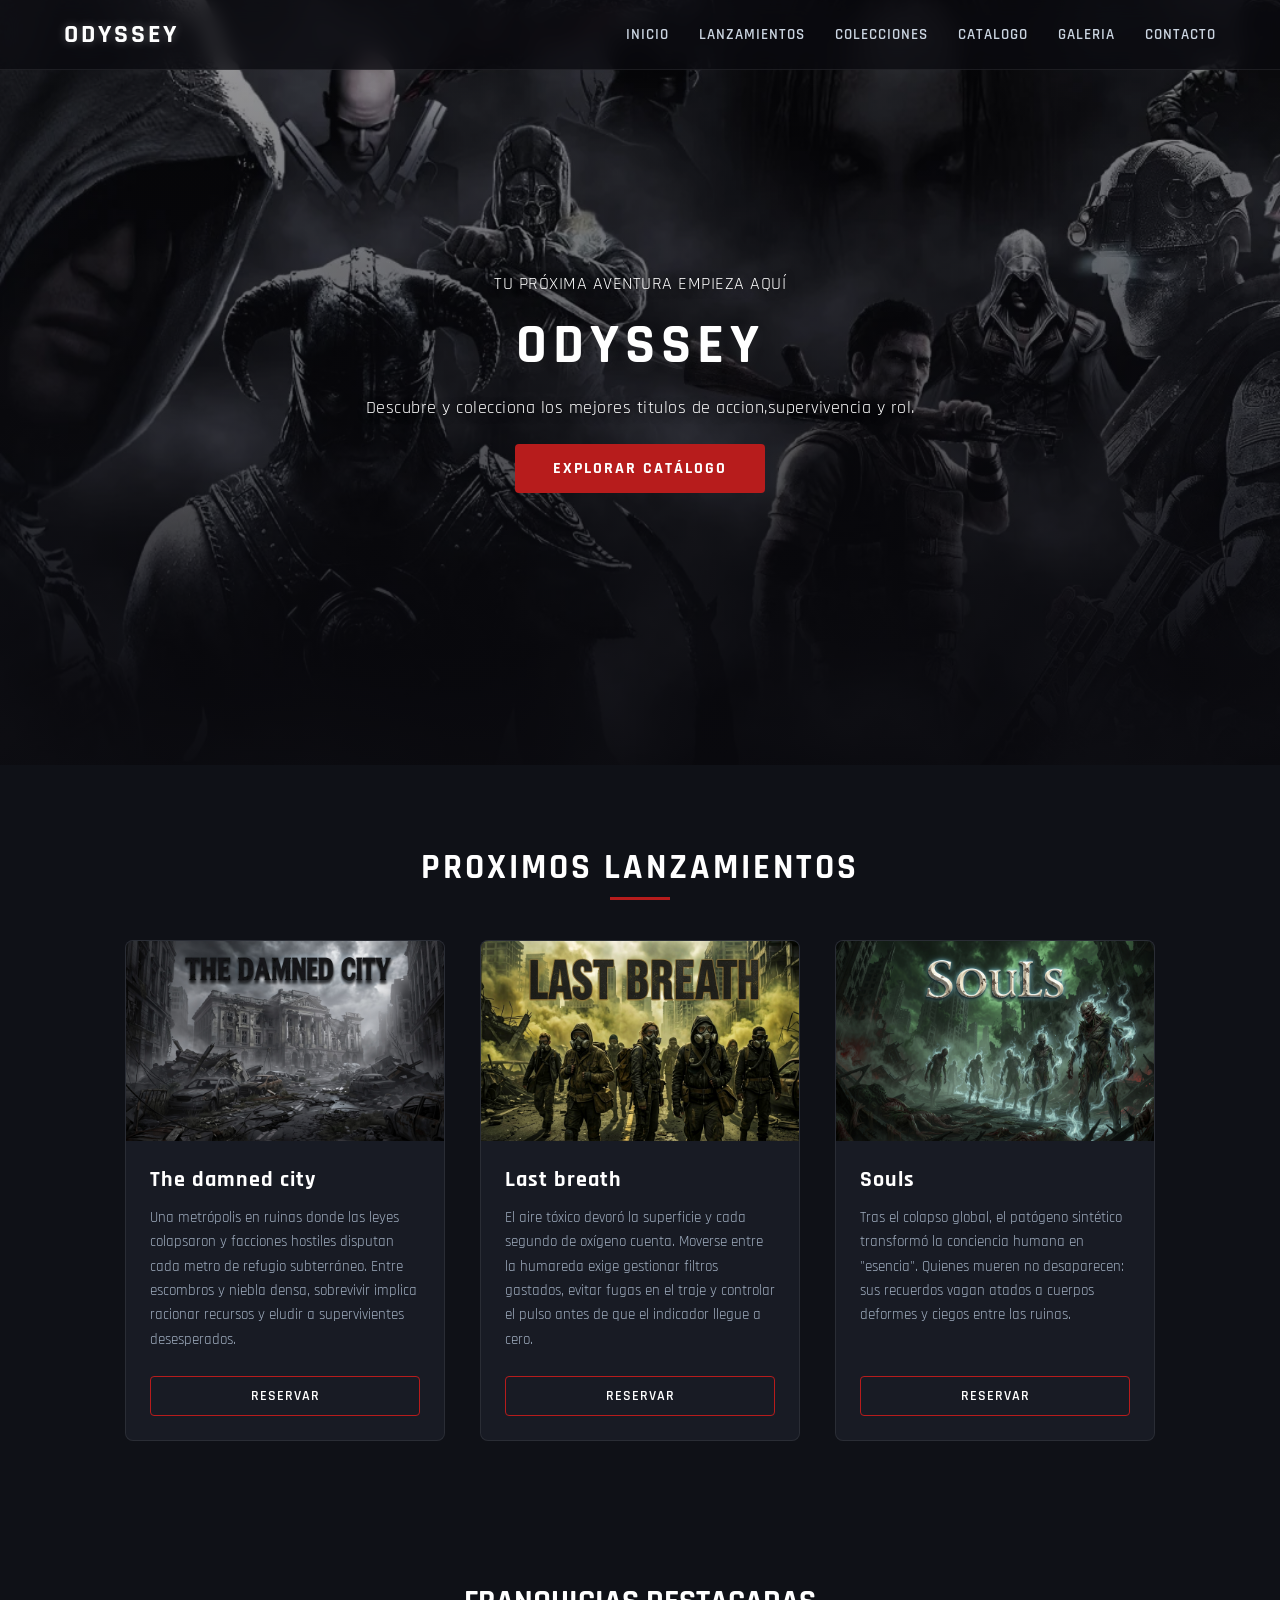
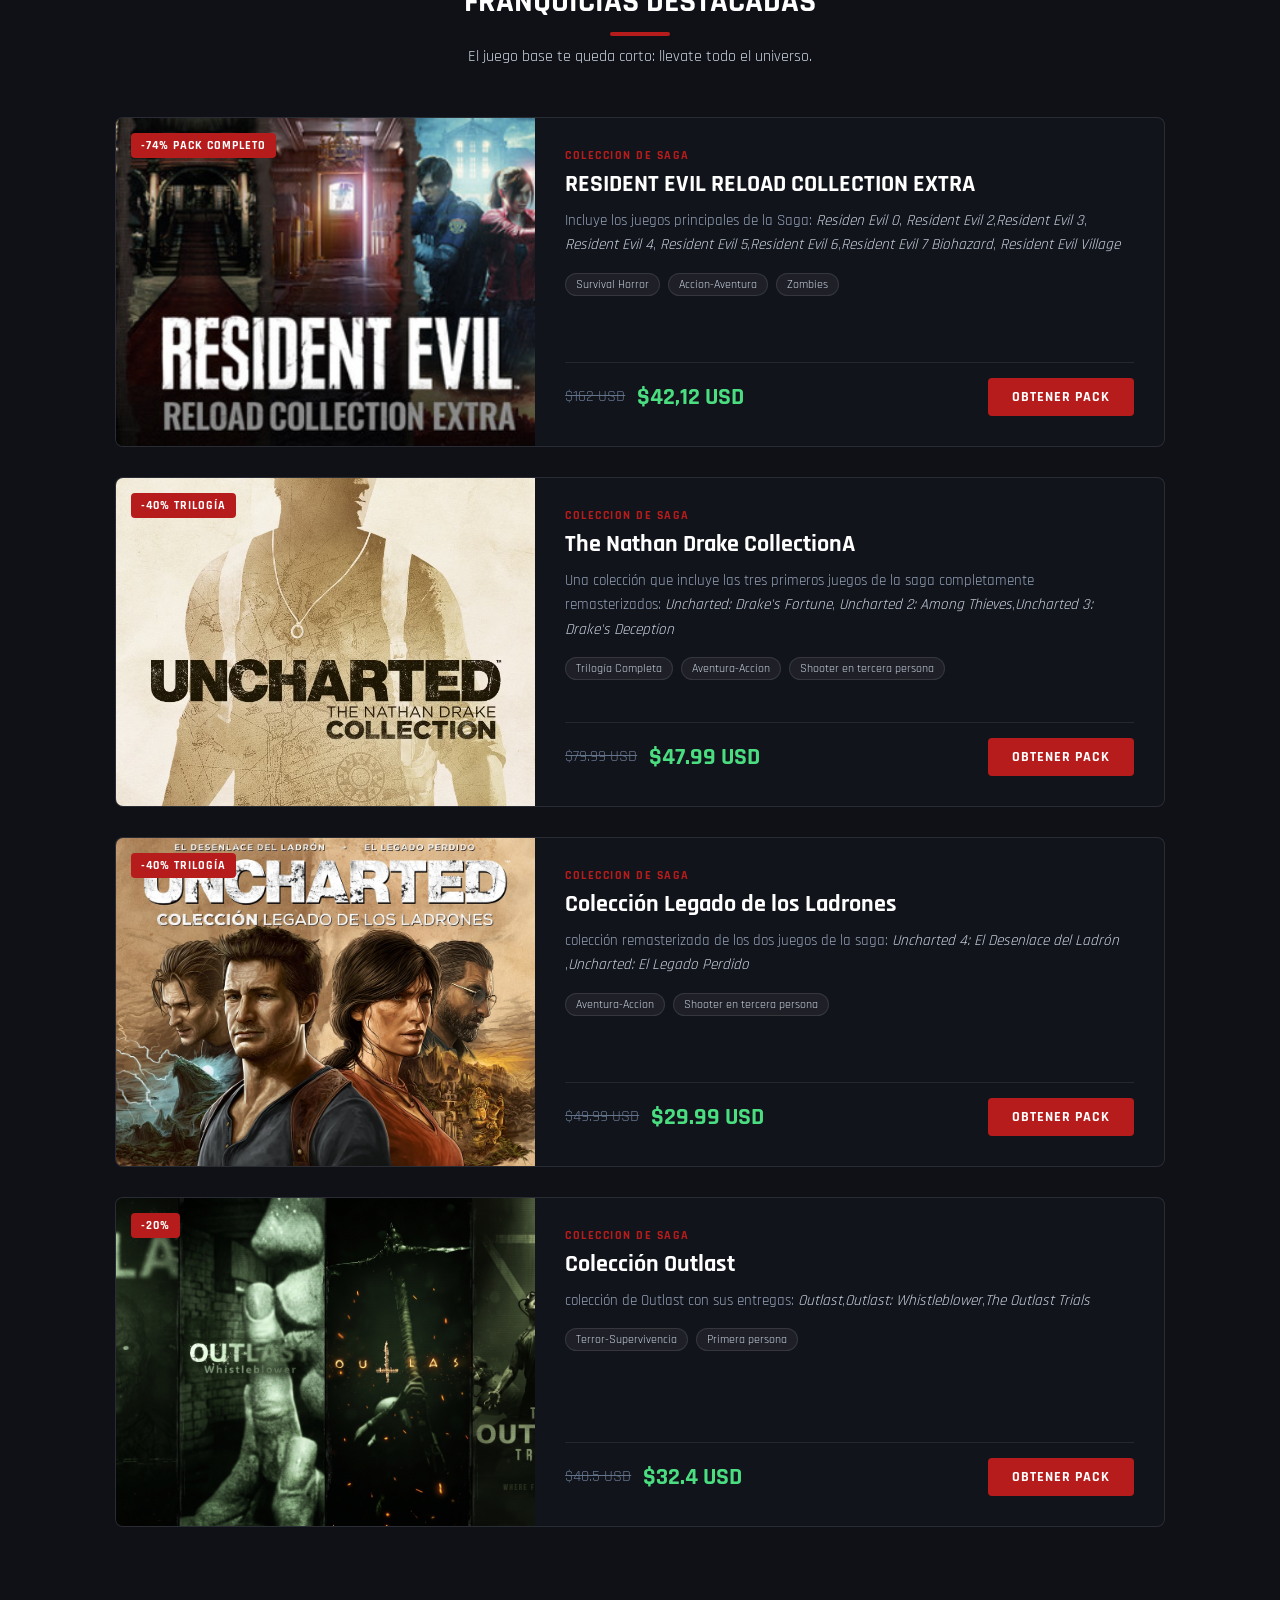
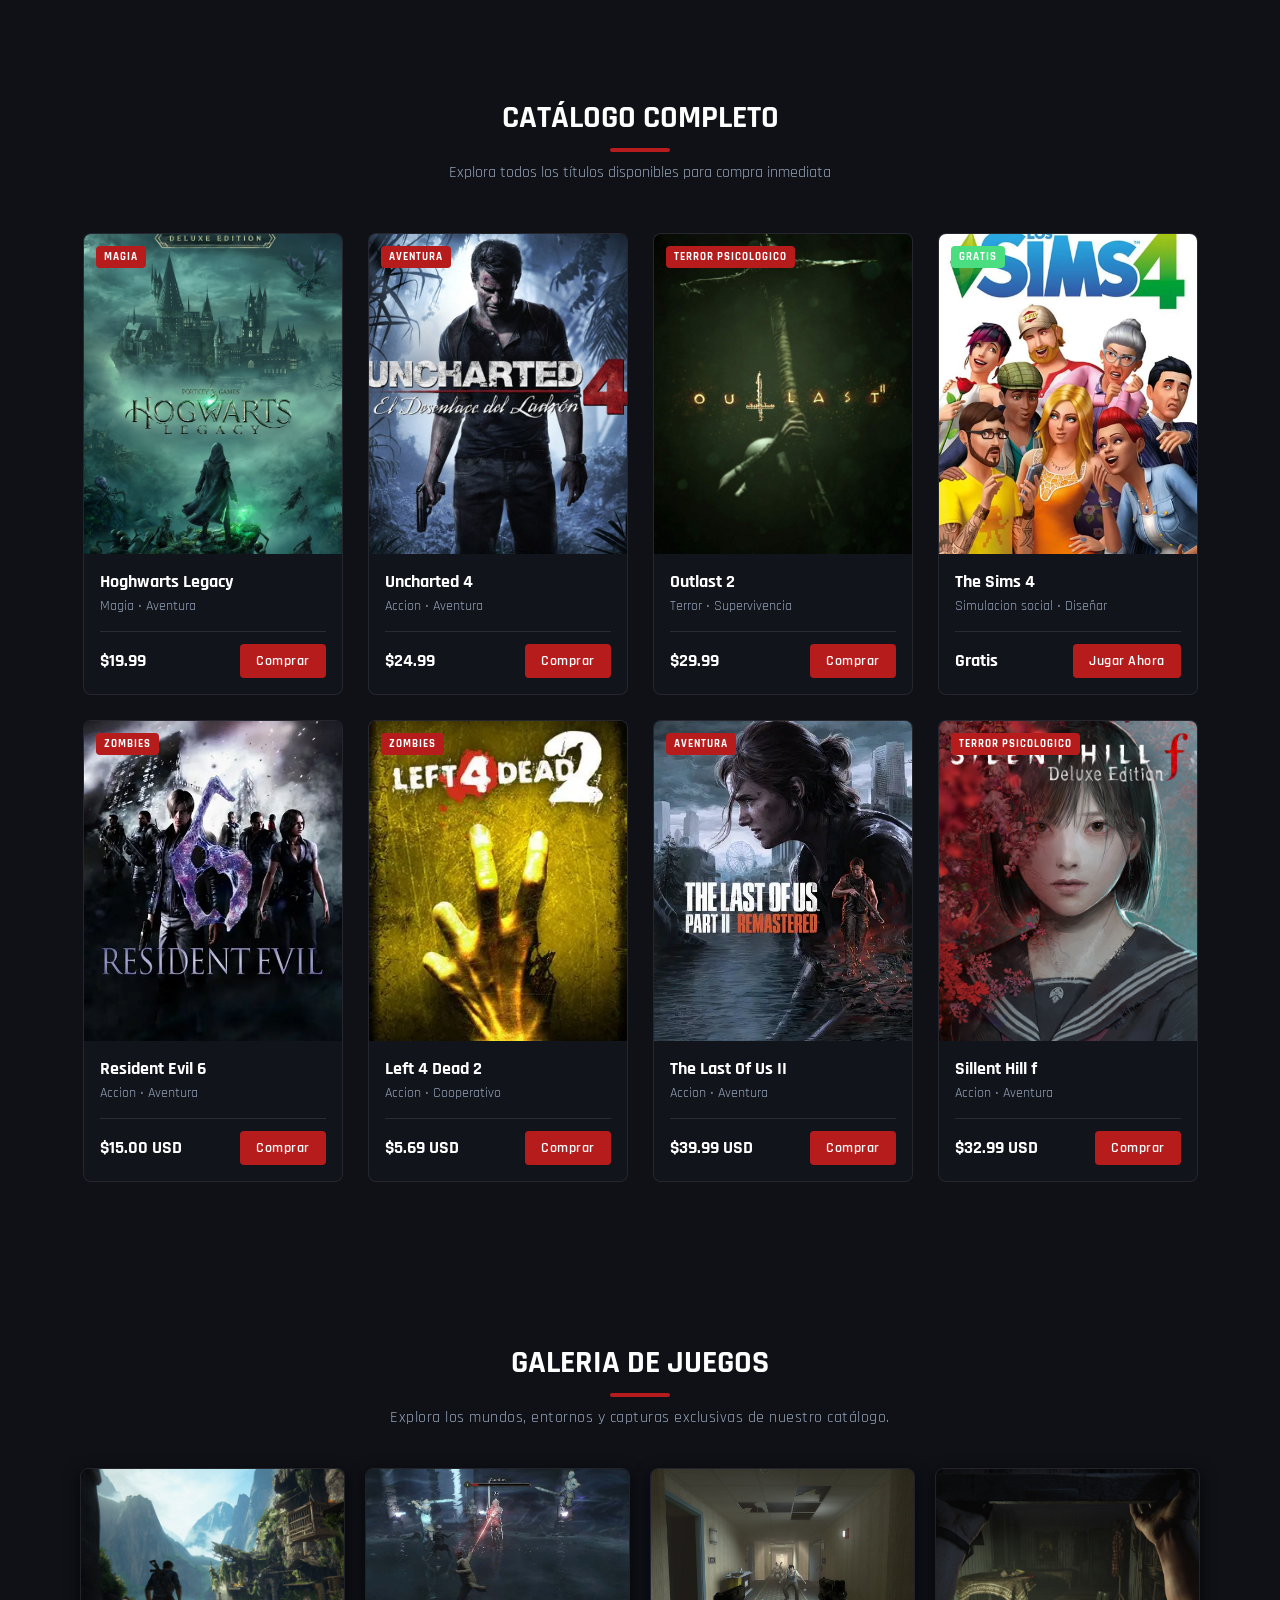
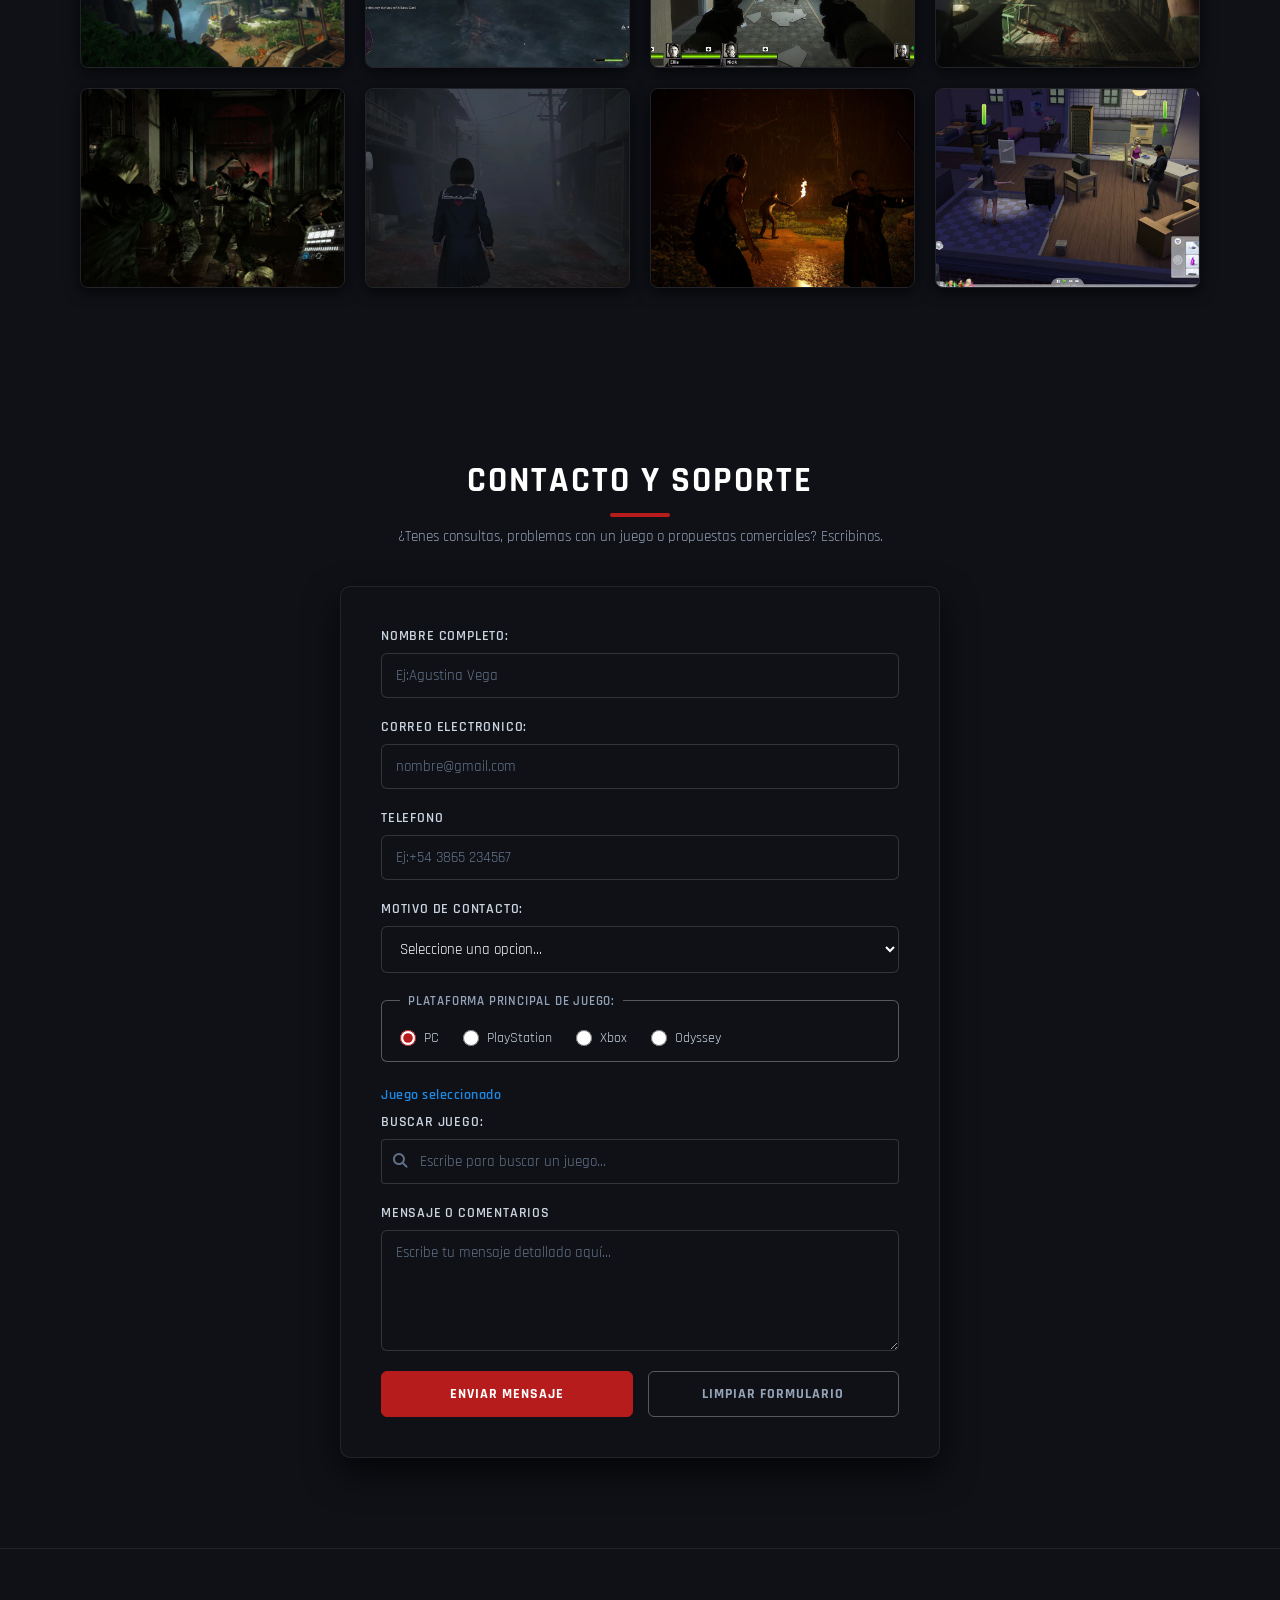
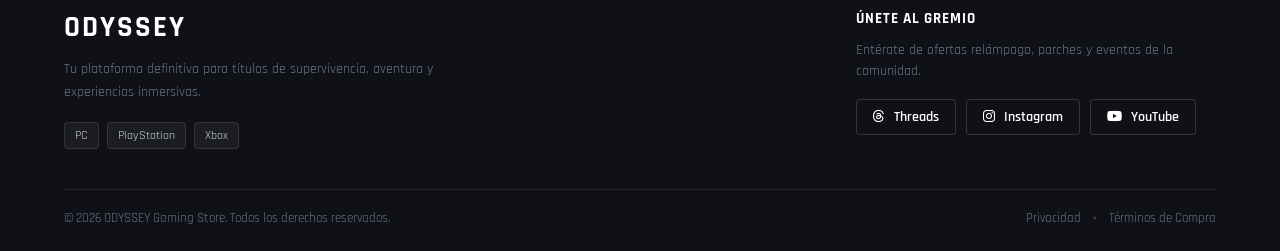
<file: index.html>
<!DOCTYPE html>
<html lang="en">
<head>
    <meta charset="UTF-8">
    <meta name="viewport" content="width=device-width, initial-scale=1.0">
    <title>ODYSSEY</title>
    <link rel="icon" type="image/png" href="assets/favicon/icon.png">
    <link rel="stylesheet" href="css/styles.css">
    <link rel="preconnect" href="https://fonts.googleapis.com">
    <link rel="preconnect" href="https://fonts.gstatic.com" crossorigin>
    <link href="https://fonts.googleapis.com/css2?family=Rajdhani:wght@400;500;600;700&display=swap" rel="stylesheet">
    <link rel="stylesheet" href="https://cdnjs.cloudflare.com/ajax/libs/font-awesome/6.5.2/css/all.min.css">
</head>
<body>
    <header class="navbarra">
        <div class="logo">ODYSSEY</div>
        <nav>
            <ul class="lista-nav">
                <li><a href="#inicio">Inicio</a></li>
                <li><a href="#lanzamientos">lanzamientos</a></li>
                <li><a href="#colecciones">Colecciones</a></li>
                <li><a href="#catalogo">Catalogo</a></li>
                <li><a href="#galeria">Galeria</a></li>
                <li><a href="#contacto">Contacto</a></li>
            </ul>
        </nav>
    </header>
    <main>
        <section class="hero" id="inicio">
            <div class="contendor-hero">
                <span>TU PRÓXIMA AVENTURA EMPIEZA AQUÍ</span>
                <h1>ODYSSEY</h1>
                <p>Descubre y colecciona los mejores titulos de accion,supervivencia
                    y rol.</p>
                <a href="#catalogo" class="catalogo-boton">EXPLORAR CATÁLOGO</a>
            </div>
        </section>

        <!-- SECCION CARDS-LANZAMIENTOS -->
        <section class="seccion-cards" id="lanzamientos">
            <h2>proximos lanzamientos</h2>
            <div class="contenedor-cards">
                <article class="card">
                    <div class="image-card">
                        <img src="assets/cards-lanzamientos/the-damned-city-dark-title.png" alt="Portada de The damned city">
                    </div>
                    <div class="contenido-card">
                        <h3>The damned city</h3>
                        <p>
                    Una metrópolis en ruinas donde las leyes colapsaron y facciones hostiles disputan cada metro de refugio subterráneo. 
                    Entre escombros y niebla densa, sobrevivir implica racionar recursos y eludir a supervivientes desesperados.
                        </p>
                    <a href="#contacto" class="card-boton">Reservar</a>
                    </div>
                </article>

                <article class="card">
                    <div class="image-card">
                        <img src="assets/cards-lanzamientos/last-breath-titled.png" alt="Portada de Last breath">
                    </div>
                    <div class="contenido-card">
                        <h3>Last breath</h3>
                        <p>
                        El aire tóxico devoró la superficie y cada segundo de oxígeno cuenta. 
                        Moverse entre la humareda exige gestionar filtros gastados,
                        evitar fugas en el traje y controlar el pulso antes de que el indicador llegue a cero.
                        </p>
                    <a href="#contacto" class="card-boton">Reservar</a>
                    </div>
                </article>

                <article class="card">
                    <div class="image-card">
                        <img src="assets/cards-lanzamientos/souls-banner-titled.png" alt="Portada de Souls">
                    </div>
                    <div class="contenido-card">
                        <h3>Souls</h3>
                        <p>
                        Tras el colapso global, el patógeno sintético transformó la conciencia humana en "esencia".
                        Quienes mueren no desaparecen: sus recuerdos vagan atados a cuerpos deformes y ciegos entre las ruinas.
                        </p>
                    <a href="#contacto" class="card-boton">Reservar</a>
                    </div>
                </article>
            </div>
        </section>

        <!-- SECCION COLECCIONES -->
         <section class="seccion-colecciones" id="colecciones">
         <h2>Franquicias destacadas</h2>
         <p>El juego base te queda corto: llevate todo el universo.</p>

         <!-- Coleccion Resident Evil -->
          <div class="contenedor-paquete">
          <article>
          <div class="descuento">-74% PACK COMPLETO</div> 

          <div class="portada-paquete">
          <img src="assets/colecciones/ColeccionResident.png" alt="Portada Resident Evil Colecction Extra">
          </div>

          <div class="informacion-paquete">
          <span>COLECCION DE SAGA</span>
          <h3>RESIDENT EVIL RELOAD COLLECTION EXTRA</h3>
          <p>Incluye los juegos principales de la Saga: <em>Residen Evil 0</em>, <em>Resident Evil 2</em>,<em>Resident Evil 3</em>,
          <em>Resident Evil 4</em>, <em>Resident Evil 5</em>,<em>Resident Evil 6</em>,<em>Resident Evil 7 Biohazard</em>,
          <em>Resident Evil Village</em>
          </p>

          <div class="etiquetas-contenido">
          <span>Survival Horror</span>
          <span>Accion-Aventura</span>
          <span>Zombies</span>
          </div>

          <div class="precio">
          <div class="contenedor-precio">
          <span>$162 USD</span>
          <span>$42,12 USD</span>
          <a href="#contacto" class="boton-comprar-paquete">Obtener Pack</a>
          </div>
          </div>
          </article>
          </div>

          <!-- Coleccion Uncharted: The Nathan Drake -->
          <div class="contenedor-paquete">
          <article>
          <div class="descuento">-40% TRILOGÍA</div> 

          <div class="portada-paquete">
          <img src="assets/colecciones/Uncharted-The-Nathan-Drake-Collection.avif" alt="Portada The Nathan Drake Collection">
          </div>

          <div class="informacion-paquete">
          <span>COLECCION DE SAGA</span>
          <h3>The Nathan Drake CollectionA</h3>
          <p> Una colección que incluye las tres primeros juegos de la saga completamente remasterizados: <em>Uncharted: Drake's Fortune</em>, 
          <em>Uncharted 2: Among Thieves</em>,<em>Uncharted 3: Drake's Deception</em>
          </p>

          <div class="etiquetas-contenido">
          <span>Trilogía Completa</span>
          <span>Aventura-Accion</span>
          <span>Shooter en tercera persona</span>
          </div>

          <div class="precio">
          <div class="contenedor-precio">
          <span>$79.99 USD</span>
          <span>$47.99 USD</span>
          <a href="#contacto" class="boton-comprar-paquete">Obtener Pack</a>
          </div>
          </div>
          </article>
          </div>

          <!-- Coleccion Uncharted: Legado de los Ladrones -->
          <div class="contenedor-paquete">
          <article>
          <div class="descuento">-40% TRILOGÍA</div> 

          <div class="portada-paquete">
          <img src="assets/colecciones/PortadaColeccionLegadoDeLadrones.jpg" alt="Portada Uncharted: Legado de los Ladrones ">
          </div>

          <div class="informacion-paquete">
          <span>COLECCION DE SAGA</span>
          <h3>Colección Legado de los Ladrones</h3>
          <p>colección remasterizada de los dos juegos de la saga: 
          <em>Uncharted 4: El Desenlace del Ladrón </em>,<em>Uncharted: El Legado Perdido</em> 
          </p>

          <div class="etiquetas-contenido">
          <span>Aventura-Accion</span>
          <span>Shooter en tercera persona</span>
          </div>

          <div class="precio">
          <div class="contenedor-precio">
          <span>$49.99 USD</span>
          <span>$29.99 USD</span>
          <a href="#contacto" class="boton-comprar-paquete">Obtener Pack</a>
          </div>
          </div>
          </article>
          </div>

          <!-- Coleccion Outlast -->
          <div class="contenedor-paquete">
          <article>
          <div class="descuento">-20%</div> 

          <div class="portada-paquete">
          <img src="assets/colecciones/ColeccionOutlast.jpg" alt="Portada Coleccion Outlast ">
          </div>

          <div class="informacion-paquete">
          <span>COLECCION DE SAGA</span>
          <h3>Colección Outlast</h3>
          <p>colección de Outlast con sus entregas: <em>Outlast</em>,<em>Outlast: Whistleblower</em>,<em>The Outlast Trials</em> 
          </p>

          <div class="etiquetas-contenido">
          <span>Terror-Supervivencia</span>
          <span>Primera persona</span>
          </div>

          <div class="precio">
          <div class="contenedor-precio">
          <span>$40.5 USD</span>
          <span>$32.4 USD</span>
          <a href="#contacto" class="boton-comprar-paquete">Obtener Pack</a>
          </div>
          </div>
          </article>
          </div>
         </section>

         <!-- SECCION CATALOGO  -->
         <section class="seccion-catalogo" id="catalogo">
         <h2>CATÁLOGO COMPLETO</h2>
         <p>Explora todos los títulos disponibles para compra inmediata</p>

         <div class="contenedor-catalogo">

        <!-- Juego Hoghwarts -->
         <article class="tarjeta-catalogo">
         <div class="etiqueta-catalogo">MAGIA</div>
         <div class="contenedor-portada">
         <img src="assets/cards-catalogo/PortadaHoghwartsLegacy.jpeg" alt="Portada Hoghwarts Legacy">
         </div>

         <div class="informacion-catalogo">
         <h3>Hoghwarts Legacy</h3>
         <p>Magia • Aventura</p>
         <div class="pie-tarjeta">
         <span>$19.99</span>
         <a href="#contacto" class="boton-comprar">Comprar</a>
         </div>
         </div>
        </article>
        
        <!-- Juego Uncharted 4 -->
         <article class="tarjeta-catalogo">
         <div class="etiqueta-catalogo">AVENTURA</div>
         <div class="contenedor-portada">
         <img src="assets/cards-catalogo/PortadaUncharted4.jpg" alt="Portada Uncharted 4">
         </div>

         <div class="informacion-catalogo">
         <h3>Uncharted 4</h3>
         <p> Accion • Aventura</p>
         <div class="pie-tarjeta">
         <span>$24.99</span>
         <a href="#contacto" class="boton-comprar">Comprar</a>
         </div>
         </div>
        </article>

        <!-- Juego Outlast 2 -->
         <article class="tarjeta-catalogo">
         <div class="etiqueta-catalogo">TERROR PSICOLOGICO</div>
         <div class="contenedor-portada">
         <img src="assets/cards-catalogo/PortadaOulast2.jpg" alt="Portada Outlast 2">
         </div>

         <div class="informacion-catalogo">
         <h3>Outlast 2</h3>
         <p> Terror • Supervivencia</p>
         <div class="pie-tarjeta">
         <span>$29.99</span>
         <a href="#contacto" class="boton-comprar">Comprar</a>
         </div>
         </div>
        </article>

        
         <!-- Juego Sims 4 -->
         <article class="tarjeta-catalogo">
         <div class="etiqueta-catalogo gratis">GRATIS</div>
         <div class="contenedor-portada">
         <img src="assets/cards-catalogo/PortadaTheSims4.webp" alt="Portada The Sims 4">
         </div>

         <div class="informacion-catalogo">
         <h3>The Sims 4</h3>
         <p>Simulacion social • Diseñar</p>
         <div class="pie-tarjeta">
         <span>Gratis</span>
         <a href="#contacto" class="boton-comprar boton-gratis">Jugar Ahora</a>
         </div>
         </div>
        </article>

         <!-- Juego Resident Evil 6 -->
         <article class="tarjeta-catalogo">
         <div class="etiqueta-catalogo">ZOMBIES</div>
         <div class="contenedor-portada">
         <img src="assets/cards-catalogo/PortadaResidentEvil6.webp" alt="Portada Resident Evil 6">
         </div>

         <div class="informacion-catalogo">
         <h3>Resident Evil 6</h3>
         <p>Accion • Aventura</p>
         <div class="pie-tarjeta">
         <span>$15.00 USD</span>
         <a href="#contacto" class="boton-comprar">Comprar</a>
         </div>
         </div>
        </article>

        <!-- Juego Left 4 Dead 2 -->
         <article class="tarjeta-catalogo">
         <div class="etiqueta-catalogo">ZOMBIES</div>
         <div class="contenedor-portada">
         <img src="assets/cards-catalogo/PortadaLeft4Dead2.webp" alt="Portada Left 4 Dead 2">
         </div>

         <div class="informacion-catalogo">
         <h3>Left 4 Dead 2</h3>
         <p>Accion • Cooperativo</p>
         <div class="pie-tarjeta">
         <span>$5.69 USD</span>
         <a href="#contacto" class="boton-comprar">Comprar</a>
         </div>
         </div>
        </article>

        <!-- Juego The Last Of Us II -->
         <article class="tarjeta-catalogo">
         <div class="etiqueta-catalogo">AVENTURA</div>
         <div class="contenedor-portada">
         <img src="assets/cards-catalogo/PortadaTheLastOfUsII.webp" alt="Portada The Last Of Us II">
         </div>

         <div class="informacion-catalogo">
         <h3>The Last Of Us II</h3>
         <p>Accion • Aventura</p>
         <div class="pie-tarjeta">
         <span>$39.99 USD</span>
         <a href="#contacto" class="boton-comprar">Comprar</a>
         </div>
         </div>
        </article>

        <!-- Juego Sillent Hill f-->
         <article class="tarjeta-catalogo">
         <div class="etiqueta-catalogo">TERROR PSICOLOGICO</div>
         <div class="contenedor-portada">
         <img src="assets/cards-catalogo/PortadaSillentHillf.jpg" alt="Portada Sillent Hill f">
         </div>

         <div class="informacion-catalogo">
         <h3>Sillent Hill f</h3>
         <p>Accion • Aventura</p>
         <div class="pie-tarjeta">
         <span>$32.99 USD</span>
         <a href="#contacto" class="boton-comprar">Comprar</a>
         </div>
         </div>
        </article>

         </div>
         </section>

         <!-- SECCION GALERIA -->
        <section class="seccion-galeria" id="galeria">
            <h2>GALERIA DE JUEGOS</h2>
            <p>Explora los mundos, entornos y capturas exclusivas de nuestro catálogo.</p>

            <div class="contenedor-galeria">
                <div class="galeria-elemento">
                <img src="assets/galeria/uncharted4.webp" alt="Captura de uncharted 4">
                </div>

                <div class="galeria-elemento">
                <img src="assets/galeria/HoghwartsLegacy.jpg" alt="Captura de Hoghwarts Legacy">
                </div>

                <div class="galeria-elemento">
                <img src="assets/galeria/Left4Dead2.jpg" alt="Captura de Left4Dead 2">
                </div>

                <div class="galeria-elemento">
                <img src="assets/galeria/Outlast2.jpg" alt="Captura de Outlast 2">
                </div>
                
                <div class="galeria-elemento">
                <img src="assets/galeria/residentEvil6.jpg" alt="Captura de Resident Evil 6">
                </div>

                <div class="galeria-elemento">
                <img src="assets/galeria/SillentHillf.webp" alt="Captura de Sillent Hill f">
                </div>

                <div class="galeria-elemento">
                <img src="assets/galeria/TheLastOfUs2.webp" alt="Captura de The Last Of Us 2">
                </div>

                <div class="galeria-elemento">
                <img src="assets/galeria/TheSims4.jpg" alt="Captura de The Sims 4">
                </div>
            </div>
        </section>

        <!-- SECCION CONTACTO/SOPORTE -->
         <section class="seccion-contacto" id="contacto">
         <h2>CONTACTO Y SOPORTE</h2>
         <p>¿Tenes consultas, problemas con un juego o propuestas comerciales? Escribinos.
         </p>

         <form>
         <!-- Campo nombre -->
         <div class="grupo-campo">
         <label for="nombre">Nombre completo:</label>
         <input type="text" id="nombre" name="nombre" placeholder="Ej:Agustina Vega" required>
         </div>

        <!-- Campo Correo -->
         <div class="grupo-campo">
         <label for="email">Correo electronico:</label>
         <input type="email" id="email" name="email" placeholder="nombre@gmail.com" required>
         </div>

         <!-- Campo telefono -->
         <div class="grupo-campo">
         <label for="telefono">Telefono</label>
         <input type="tel" id="telefono" name="telefono" placeholder="Ej:+54 3865 234567"pattern="[0-9]{7,15}" required>
         </div>

          <!-- Menu desplegable -->
         <div class="grupo-campo">
         <label for="motivo">Motivo de contacto:</label>
         <select id="motivo" name="motivo" required>
         <option value="" disabled selected>Seleccione una opcion...</option> 
         <option value="soporte">Soporte tecnico/reporte de bugs</option>
         <option value="compras">Comprar</option>
         <option value="prensa">Prensa, alianzas o distribucion</option>
         <option value="Reservar">Reserva proximo lanzamiento</option>
         <option value="otro">Otras consultas</option>
         </select>
         </div>

         <!--plataforma  -->
         <fieldset class="grupo-opciones">
         <legend>Plataforma principal de juego:</legend>

         <div class="radios-disponibles">
         <label>
         <input type="radio" name="plataforma" value="pc"checked>PC
         </label> 

         <label>
         <input type="radio" name="plataforma" value="playstation">PlayStation
         </label> 

         <label>
         <input type="radio" name="plataforma" value="xbox">Xbox
         </label> 

         <label>
         <input type="radio" name="plataforma" value="Oddysey">Odyssey
         </label> 
         </div>
         </fieldset>

         <!-- juego seleccionado -->
         <div class="grupo-campo">
         <div class="cabeza-campo">
         <span>Juego seleccionado</span>
         </div>

         <label for="juego-busqueda">Buscar juego:</label>
         <div class="contenedor-buscador">
         <i class="fa-solid fa-magnifying-glass"></i>
         <input type="search" id="juego-busqueda" name="juego" list="lista-juegos"
         placeholder="Escribe para buscar un juego..."
         autocomplete="off">
         </div>
         <!-- Catalogo actual -->
         <datalist id="lista-juegos">
         <option value="Hoghwarts Legacy">
         <option value="Uncharted 4">
         <option value="Outlast 2">
         <option value="The Sims 4">
         <option value="Resident Evil 6">
         <option value="Left 4 Dead 2">
         <option value="The Last Of Us II">
         <option value="Sillent Hill f">
         <!-- Proximos lanzamientos -->
         <option value="The Damned City (Reserva)">
         <option value="Souls (Reserva)">
         <option value="Last Breath (Reserva)">
         </datalist>
         </div>
         
         <!-- Comentarios -->
         <div class="grupo-campo">
         <label for="mensaje">Mensaje o comentarios</label>
         <textarea id="mensaje" name="mensaje" rows="5" placeholder="Escribe tu mensaje detallado aquí..." required></textarea>
         </div>

         <!-- Controles -->
         <div class="acciones-formularios">
         <button type="submit" class="boton-enviar">Enviar Mensaje</button>
         <button type="reset" class="boton-limpiar">Limpiar Formulario</button>
         </div>

        </form>
        </section>
        </main>
        <footer class="pie-pagina">
        <div class="contenedor-footer">

        <!-- Marca -->
        <div class="bloque-marca">
        <span>ODYSSEY</span>
        <p>Tu plataforma definitiva para títulos de supervivencia, aventura y experiencias inmersivas.</p>
        <div class="contenedor-soporte">
        <span>PC</span>
        <span>PlayStation</span>
        <span>Xbox</span>
        </div>
        </div>
        <!-- Comunidad -->
        <div class="contenedor-comunidad">
        <h4>Únete al Gremio</h4>
        <p>Entérate de ofertas relámpago, parches y eventos de la comunidad.</p>

        <div class="botones-redes">
        <a href="https://www.threads.net/" target="_blank" rel="noopener noreferrer">
        <i class="fa-brands fa-threads"></i> Threads
        </a>

        <a href="https://www.instagram.com/" target="_blank" rel="noopener noreferrer">
        <i class="fa-brands fa-instagram"></i> Instagram
        </a>

        <a href="https://www.youtube.com/" target="_blank" rel="noopener noreferrer">
        <i class="fa-brands fa-youtube"></i> YouTube
        </a>
        </div>
        </div>
        </div>

        <!-- Legal -->
        <div class="barra-inferior">
        <div class="contenedor-inferior">
        <p>© 2026 ODYSSEY Gaming Store. Todos los derechos reservados.</p>
        <div class="legal-pie">
        <a href="privacidad.html">Privacidad</a>
        <span>•</span>
        <a href="terminos.html">Términos de Compra</a>
        </div>
        </div>
        </div>
        </footer>   
        </body>
        </html>
</file>
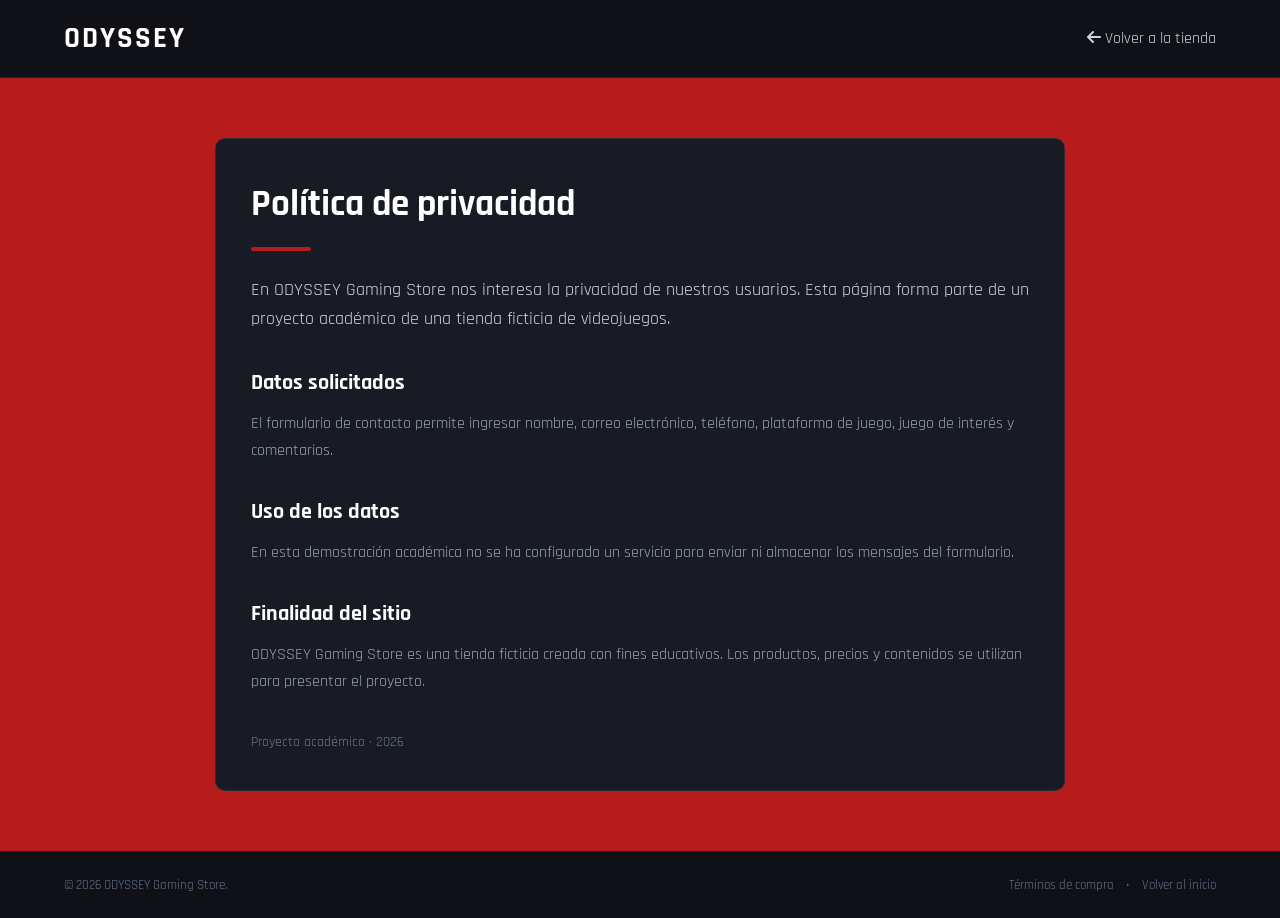
<file: privacidad.html>
<!DOCTYPE html>
<html lang="es">

<head>
    <meta charset="UTF-8">
    <meta name="viewport" content="width=device-width, initial-scale=1.0">

    <title>Privacidad | ODYSSEY</title>

    
    <link rel="icon" type="image/png" href="assets/favicon/icon.png">

    
    <link rel="preconnect" href="https://fonts.googleapis.com">
    <link rel="preconnect" href="https://fonts.gstatic.com" crossorigin>
    <link href="https://fonts.googleapis.com/css2?family=Rajdhani:wght@400;500;600;700&display=swap"
          rel="stylesheet">

    
    <link rel="stylesheet"
          href="https://cdnjs.cloudflare.com/ajax/libs/font-awesome/6.5.2/css/all.min.css">


    <link rel="stylesheet" href="css/styles.css">
</head>

<body>

    <!-- CABECERA -->
    <header class="cabecera-legal">
        <a href="index.html" class="logo-legal">ODYSSEY</a>

        <nav class="nav-legal">
            <a href="index.html">
                <i class="fa-solid fa-arrow-left"></i>
                Volver a la tienda
            </a>
        </nav>
    </header>


    <main class="pagina-legal">
    <section class="contenido-legal">
    <h1>Política de privacidad</h1>
    <p class="introduccion-legal"> En ODYSSEY Gaming Store nos interesa la privacidad de nuestros usuarios. Esta página forma parte de un
    proyecto académico de una tienda ficticia de videojuegos.
    </p>

    <h2>Datos solicitados</h2>
    <p> El formulario de contacto permite ingresar nombre, correo electrónico, teléfono, plataforma de juego,
    juego de interés y comentarios.
     </p>

    <h2>Uso de los datos</h2>
    <p>En esta demostración académica no se ha configurado un servicio para enviar ni almacenar los mensajes del formulario.
    </p>

    <h2>Finalidad del sitio</h2>
    <p>ODYSSEY Gaming Store es una tienda ficticia creada con fines educativos. Los productos, precios y
    contenidos se utilizan para presentar el proyecto.
    </p>

    <p class="fecha-legal"> Proyecto académico · 2026</p>
    </section>
    </main>

    <footer class="pie-pagina pie-legal">
    <div class="contenedor-inferior">
    <p>© 2026 ODYSSEY Gaming Store.</p>

    <div class="legal-pie">
    <a href="terminos.html">Términos de compra</a>
    <span>•</span>
    <a href="index.html">Volver al inicio</a>
    </div>
    </div>
    </footer>

</body>
</html>
</file>
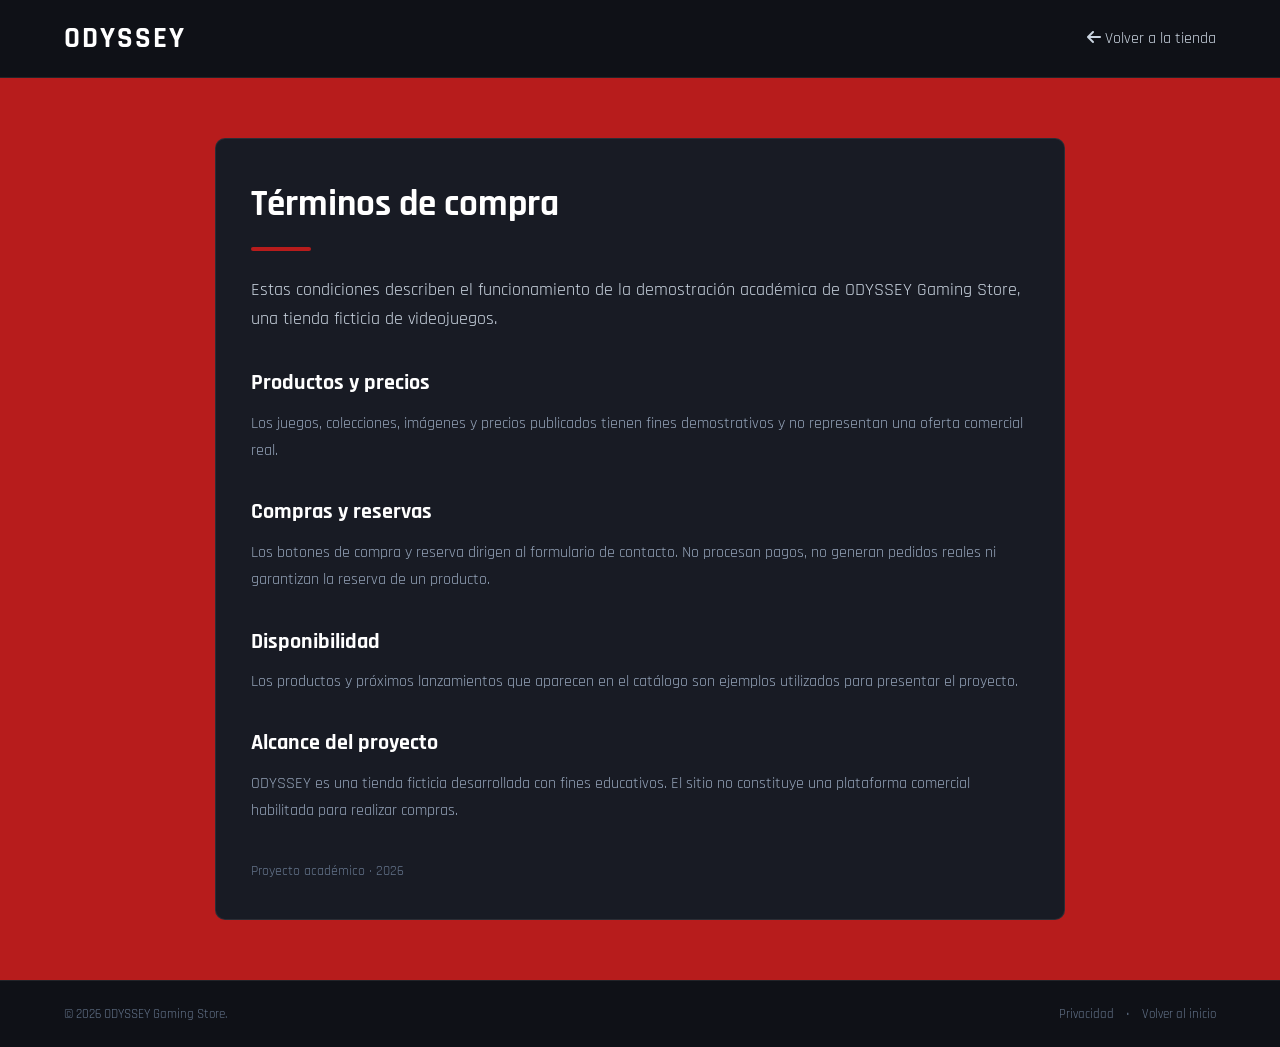
<file: terminos.html>
<!DOCTYPE html>
<html lang="es">

<head>
    <meta charset="UTF-8">
    <meta name="viewport" content="width=device-width, initial-scale=1.0">

    <title>Términos de compra | ODYSSEY</title>

    <link rel="icon" type="image/png" href="assets/favicon/icon.png">
    <link rel="preconnect" href="https://fonts.googleapis.com">
    <link rel="preconnect" href="https://fonts.gstatic.com" crossorigin>
    <link href="https://fonts.googleapis.com/css2?family=Rajdhani:wght@400;500;600;700&display=swap"
          rel="stylesheet">
    <link rel="stylesheet"
          href="https://cdnjs.cloudflare.com/ajax/libs/font-awesome/6.5.2/css/all.min.css">

    <link rel="stylesheet" href="css/styles.css">
</head>

<body>

    <header class="cabecera-legal">
    <a href="index.html" class="logo-legal">ODYSSEY</a>
    <nav class="nav-legal">
    <a href="index.html">
    <i class="fa-solid fa-arrow-left"></i>
    Volver a la tienda
    </a>
    </nav>
    </header>

    
    <main class="pagina-legal">
    <section class="contenido-legal">
    <h1>Términos de compra</h1>

    <p class="introduccion-legal">Estas condiciones describen el funcionamiento de la demostración académica de ODYSSEY Gaming Store,
    una tienda ficticia de videojuegos.
    </p>

    <h2>Productos y precios</h2>
    <p> Los juegos, colecciones, imágenes y precios publicados tienen fines demostrativos y no representan una oferta
    comercial real.
    </p>

    <h2>Compras y reservas</h2>

    <p> Los botones de compra y reserva dirigen al formulario de contacto. No procesan pagos, no generan pedidos
    reales ni garantizan la reserva de un producto.
    </p>

    <h2>Disponibilidad</h2>

    <p> Los productos y próximos lanzamientos que aparecen en el catálogo son ejemplos utilizados para presentar el proyecto.
    </p>

    <h2>Alcance del proyecto</h2>
    <p> ODYSSEY es una tienda ficticia desarrollada con fines educativos. El sitio no constituye una plataforma comercial habilitada para realizar compras.
    </p>

    <p class="fecha-legal"> Proyecto académico · 2026 </p>

    </section>
    </main>

    <footer class="pie-pagina pie-legal">
    <div class="contenedor-inferior">
    <p>© 2026 ODYSSEY Gaming Store.</p>

    <div class="legal-pie">
    <a href="privacidad.html">Privacidad</a>
    <span>•</span>
    <a href="index.html">Volver al inicio</a>
    </div>
    </div>
    </footer>

</body>
</html>
</file>
<file: css/styles.css>
*{
    margin: 0;
    padding: 0;
    box-sizing: border-box;
    font-family: 'Rajdhani', sans-serif;
}
/* paleta de colores */
:root{
  --rojo-brilloso: #b71c1c;    
  --coral-intenso: #e53935; 
  --rojo-vino: #b71c1c73;         
   
  --blanco: #ffffff;          
  --blanco-celeste: #cbd5e1; 
  --cleste-blanco-card: #a0aec0;

  --oscuro-nav: #0a0a0fbf;
  --fondo: #0f1117;
  --gris-oscuro: #ffffff14;
  --gris-clarito: #ffffff4d;
  --gris-claro: #ffffff26; 
  --negro-rojizo:#000000b3;

  --opaco: #0a0a0f66;
  --opaco2: #0a0a0fe6;

  --azul-gris: #181b24;
  --azul-noche: #12141c; 

  --verde-aqua: #4ade80;
  --gris-azulado: #64748b; 
  --gris-celeste: #94a3b8;
  --celeste-intenso: #1e88e5;

  --gris-coleccion1: #ffffff1a;
  --gris-coleccion2: #ffffff0d;
}
/* --------------------------------------------------------------------------------------------------------------------------------------------------------- */
/* Barra de navegacion (header)*/
.navbarra {
  position: fixed;
  top: 0;
  left: 0;
  width: 100%;
  height: 70px;
  display: flex;
  justify-content: space-between;
  align-items: center;
  padding: 0 5%;
  background: var(--oscuro-nav); 
  backdrop-filter: blur(10px); /*efecto cristal*/
  border-bottom: 1px solid var(--gris-oscuro);
  z-index: 1000; /*navbarra queda adelante*/
}
/* logo */
.navbarra .logo {
  font-size: 1.6rem;
  font-weight: 900;
  letter-spacing: 3px;
  color: var(--blanco);
  text-transform: uppercase;
  cursor: pointer;
  text-shadow: 0 0 10px var(--gris-clarito);
}

/* contenedor de los enlaces */
.navbarra nav ul.lista-nav {
  display: flex;
  align-items: center;
  gap: 30px;
  list-style: none;
  margin: 0;
  padding: 0;
}
.navbarra nav ul.lista-nav li {
  display: inline-flex;
}
/* estilo de los enlaces */
.navbarra nav ul.lista-nav li a {
  position: relative;
  text-decoration: none;
  color: var(--blanco-celeste);
  font-size: 0.95rem;
  font-weight: 600;
  letter-spacing: 1px;
  text-transform: uppercase;
  transition: color 0.3s ease;
  padding: 6px 0;
}
.navbarra nav ul.lista-nav li a:hover {
  color:var(--blanco);
}
/* linea roja*/
.navbarra nav ul.lista-nav li a::after {
  content: "";
  position: absolute;
  bottom: 0;
  left: 0;
  width: 0%;
  height: 2px;
  background-color: var(--rojo-brilloso); 
  transition: width 0.3s ease; /* se expande la linea de izquierda a derecha */
}
.navbarra nav ul.lista-nav li a:hover::after {
  width: 100%;
}
/* [base64] */
/*HER0*, BANNER */
.hero{
  position: relative;
  width: 100%;
  min-height: 85vh; 
  background: linear-gradient(to bottom,var(--opaco), var(--opaco2)), url(../assets/hero/banner.webp) center/cover no-repeat; /*primero va el degradado oscuro, debajo la imagen*/
  display: flex;
  align-items: center;
  justify-content: center;
  text-align: center;
  padding: 0 20px;
}
/* caja de contenido */
.contenedor-hero{
  max-width: 800px;
  z-index: 2; /* Traigo el contenido hacia el frente */
}
.hero h1{
  font-size: 3.5rem;
  letter-spacing: 6px;
  text-transform: uppercase;
  color: var(--blanco);
  margin: 15px 0;
  text-shadow: 0 4px 15px var(--gris-oscuro); 
}
.hero span, .hero p{
  color:var(--blanco);
  font-size: 1.15rem;
  letter-spacing: 0.5px;
  text-shadow: 0 2px 8px var(--negro-rojizo);
}


/* boton (explorar catalogo) */
.catalogo-boton{
  display: inline-block;
  margin-top: 25px;
  padding: 14px 38px;
  background-color: var(--rojo-brilloso);
  color: var(--blanco);
  font-weight: bold;
  text-decoration: none;
  letter-spacing: 2px;
  border-radius: 4px;
  transition: all 0.3s ease;
  box-shadow: 0 4px 20px var(--rojo-sangre);
}
.catalogo-boton:hover{
  background-color: var(--coral-intenso);
  transform: translateY(-2px);  /* eleva las letras en el boton */
  box-shadow: 0 6px 25px var(--rojo-brilloso);
}
/* ------------------------------------------------------------------------------------------------------------------------------------------------------------------- */
/* CARDS-LANZAMIENTOS */
/* Contenedor general */
.seccion-cards{
  padding: 80px 5px;
  background-color: var(--fondo);
  color: var(--blanco);
  text-align: center;
}
/*Titulo*/
.seccion-cards h2{
  font-size: 2.2rem;
  letter-spacing: 3px;
  text-transform: uppercase;
  margin-bottom: 50px;
  position: relative; /* Referente para posicionar el subrayado rojo */
  
}

.seccion-cards h2::after{
  content: '';
  position: absolute;
  bottom: -10px;
  left: 50%;
  transform: translateX(-50%); /* Centrado horizontal exacto respecto al título */
  width: 60px;
  height: 3px;
  background-color: var(--rojo-brilloso);
}
/* pone las tarjetas una al lado de la otra */
.contenedor-cards {
  display: flex;
  justify-content: center;
  align-items: stretch; /* Asegura que todas las tarjetas tengan la misma altura */
  gap: 35px;
  max-width: 1100px;
  margin: 0 auto;
}
/* tarjeta individual */
.card {
  background-color: var(--azul-gris);
  border: 1px solid var(--gris-oscuro);
  border-radius: 8px;
  overflow: hidden; /* Recorta las esquinas de la imagen según el border-radius */
  width: 320px;
  max-width: 100%;
  display: flex;
  flex-direction: column; 
  transition: transform 0.3s ease, box-shadow 0.3s ease, border-color 0.3s ease;
}
.card:hover {
  transform: translateY(-8px);  /*  salto hacia arriba */
  box-shadow: 0 12px 30px var(--negro-rojizo);
  border-color: var(--rojo-vino);
}
/* Marco contenedor de la portada */
.image-card{
  width: 100%;
  height: 200px;
}
.image-card img {
  width: 100%;
  height: 100%;
  object-fit: cover;
  display: block;
  transition: transform 0.4s ease;
}
/* Cuerpo de texto y acción */
.contenido-card {
  padding: 24px;
  display: flex;
  flex-direction: column;
  flex-grow: 1; /* Ocupa el espacio restante */
  text-align: left;
}
/* titulo de la carta */
.contenido-card h3{
  font-size: 1.4rem;
  letter-spacing: 1px;
  color:var(--blanco);
  margin-bottom: 12px;
}
.contenido-card p{
  font-size: 0.95rem;
  line-height: 1.6;
  color:var(--cleste-blanco-card);
  margin-bottom: 24px;
  flex-grow: 1; /* Empuja el botón siempre al fondo de la tarjeta */
}
/*boton de accion*/
.card-boton{
  display: inline-block;
  text-align: center;
  padding: 10px 20px;
  background-color: transparent;
  color: var(--blanco);
  border: 1px solid var(--rojo-brilloso);
  border-radius: 4px;
  text-decoration: none;
  font-weight: 600;
  letter-spacing: 1px;
  text-transform: uppercase;
  font-size: 0.85rem;
  transition: all 0.3s ease;
}
/* Rellena e ilumina al pasar el mouse */
.card-boton:hover{
  background-color: var(--rojo-brilloso);
  box-shadow: 0 0 15px var(--rojo-vino);
}
/* [base64] */
/* SECCION DE COLECCIONES/SAGAS */
.seccion-colecciones {
  background-color: var(--fondo);
  padding: 60px 20px;
}
/* titulo */
.seccion-colecciones > h2 {
  text-align: center;
  text-transform: uppercase;
  font-size: 2rem;
  color: var(--blanco);
  margin-bottom: 10px;
}
.seccion-colecciones > h2::after {
  content: "";
  display: block;
  width: 60px;
  height: 4px;
  background-color: var(--rojo-brilloso);
  margin: 10px auto 0;
  border-radius: 2px;
}
.seccion-colecciones > p {
  text-align: center;
  color:var(--blanco-celeste);
  margin-bottom: 50px;
}
/* contenedor de cada paquete */
.contenedor-paquete {
  max-width: 1050px;
  margin: 0 auto 30px;
}
/* Tarjeta completa */
.contenedor-paquete article {
  position: relative;
  display: flex;
  height: 330px;
  background-color:var(--azul-noche);
  border: 1px solid var(--gris-coleccion1);
  border-radius: 8px;
  overflow: hidden;
  transition:
  transform 0.3s ease,border-color 0.3s ease, box-shadow 0.3s ease;
}
/*efecto cuando pasa el mouse */
.contenedor-paquete article:hover {
  transform: translateY(-4px);
  border-color: var(--rojo-brilloso);
  box-shadow: 0 10px 30px var(--negro-rojizo);
}
/*etiqueta de descuento */
.descuento {
  position: absolute;
  top: 15px;
  left: 15px;
  background-color: var(--rojo-brilloso);
  color: var(--blanco);
  font-size: 0.75rem;
  font-weight: 800;
  letter-spacing: 1px;
  padding: 5px 10px;
  border-radius: 4px;
  z-index: 3;
}
/* imagen del paquete*/
.portada-paquete {
  flex: 0 0 40%;
  height: 100%;
  position: relative;
  overflow: hidden;
}
.portada-paquete img {
  width: 100%;
  height: 100%;
  object-fit: cover;
  display: block;
  transition: transform 0.4s ease;
}
/* zoom de imagen al pasar el mouse */
.contenedor-paquete article:hover .portada-paquete img {
  transform: scale(1.05);
}
/*informacion del paquete*/
.informacion-paquete {
  flex: 1;
  padding: 30px;
  display: flex;
  flex-direction: column;
  text-align: left;
}
/* coleccion de saga */
.informacion-paquete > span {
  font-size: 0.75rem;
  font-weight: 700;
  letter-spacing: 1.5px;
  color: var(--rojo-brilloso);
  margin-bottom: 6px;
}
/* Titulo de la coleccion */
.informacion-paquete h3 {
  font-size: 1.5rem;
  color: var(--blanco);
  margin: 0 0 10px;
}
/* Descripcion */
.informacion-paquete > p {
  font-size: 0.95rem;
  line-height: 1.6;
  color: var(--gris-celeste);
  margin: 0 0 15px;
}
/* Nombres de los juegos */
.informacion-paquete em {
  color:var(--blanco-celeste);
}

/* etiquetas del contenido */
.etiquetas-contenido {
  display: flex;
  gap: 8px;
  flex-wrap: wrap;
  margin-bottom: 20px;
}
.etiquetas-contenido span {
  background-color:var(--gris-coleccion2);
  border: 1px solid var(--gris-coleccion1);
  color: var(--blanco-celeste);
  font-size: 0.75rem;
  padding: 3px 10px;
  border-radius: 12px;
}
/*precio y boton*/
.precio {
  margin-top: auto;
  padding-top: 15px;
  border-top: 1px solid var(--gris-oscuro);
}
.contenedor-precio {
  display: flex;
  align-items: center;
  gap: 12px;
}
/* precio original */
.contenedor-precio span:first-child {
  font-size: 1rem;
  color: var(--gris-azulado);
  text-decoration: line-through;
}
/* precio con descuento */
.contenedor-precio span:nth-child(2) {
  font-size: 1.5rem;
  font-weight: 800;
  color: var(--verde-aqua);
}
/*boton obtener pack  */
.boton-comprar-paquete {
  margin-left: auto;
  padding: 10px 24px;
  background-color: var(--rojo-brilloso);
  color: var(--blanco);
  font-weight: 700;
  font-size: 0.9rem;
  letter-spacing: 1px;
  text-transform: uppercase;
  text-decoration: none;
  border-radius: 4px;
  transition: all 0.3s ease;
}
.boton-comprar-paquete:hover {
  background-color:var(--coral-intenso);
  box-shadow: 0 0 15px var(--rojo-sangre);
}
/*----------------------------------------------------------------------------------------------------------------------------------------------------------------------- */
/* SECCION CATALOGO */
.seccion-catalogo {
  padding: 80px 5%;
  background-color: var(--fondo);
  color: var(--blanco);
  text-align: center;
}
/* titulo */
.seccion-catalogo > h2 {
  font-size: 2rem;
  color: var(--blanco);
  margin: 0 0 10px;
}
/* linea roja debajo del titulo */
.seccion-catalogo > h2::after {
  content: "";
  display: block;
  width: 60px;
  height: 4px;
  background-color:var(--rojo-brilloso);
  margin: 10px auto 0;
  border-radius: 2px;
}
.seccion-catalogo > p {
  color: var(--gris-celeste);
  margin: 0 0 50px;
}
/* contenedor de las tarjetas */
.contenedor-catalogo {
  display: flex;
  justify-content: center;
  align-items: stretch;
  gap: 25px;
  flex-wrap: wrap;
  max-width: 1200px;
  margin: 0 auto;
}
/* card individual */
.tarjeta-catalogo {
  position: relative;
  background-color: var(--azul-noche);
  border: 1px solid var(--gris-oscuro);
  border-radius: 8px;
  overflow: hidden;
  width: 260px;
  max-width: 100%;
  display: flex;
  flex-direction: column;
  transition: transform 0.3s ease, border-color 0.3s ease, box-shadow 0.3s ease;
}
.tarjeta-catalogo:hover {
  transform: translateY(-6px);
  border-color: var(--rojo-brilloso);
  box-shadow: 0 10px 25px var(--negro-rojizo);
}
/* categoria */
.etiqueta-catalogo {
  position: absolute;
  top: 12px;
  left: 12px;
  background-color:var(--rojo-brilloso);
  color: var(--blanco);
  font-size: 0.7rem;
  font-weight: 700;
  letter-spacing: 1px;
  padding: 4px 8px;
  border-radius: 4px;
  z-index: 2;
  text-transform: uppercase;
}
/* etiqueta gratis */
.etiqueta-catalogo.gratis  {
  background-color:var(--verde-aqua);
}
.contenedor-portada {
  width: 100%;
  height: 320px;
  overflow: hidden;
  background-color: var(--fondo);
}
/* imagen */
.contenedor-portada img {
  width: 100%;
  height: 100%;
  object-fit: cover;
  display: block;
  transition: transform 0.4s ease;
}
/* inform del juego*/
.informacion-catalogo {
  padding: 16px;
  display: flex;
  flex-direction: column;
  flex-grow: 1;
  text-align: left;
}
/* nombre del juego */
.informacion-catalogo h3 {
  font-size: 1.15rem;
  color: var(--blanco);
  margin: 0 0 4px;
}
/* genero */
.informacion-catalogo > p {
  font-size: 0.85rem;
  color: var(--gris-celeste);
  margin: 0 0 16px;
}
/* pie tarjeta */
.pie-tarjeta {
  margin-top: auto;
  display: flex;
  justify-content: space-between;
  align-items: center;
  padding-top: 12px;
  border-top: 1px solid var(--gris-coleccion1);
}
/* Precio */
.pie-tarjeta > span {
  font-size: 1.1rem;
  font-weight: 700;
  color:var(--blanco);
}
/* Precio "Gratis" */
.pie-tarjeta > span:first-child {
  white-space: nowrap;
}
/*boton comprar */
.boton-comprar {
  background-color:var(--rojo-brilloso);
  color:var(--blanco);
  padding: 8px 16px;
  font-size: 0.85rem;
  font-weight: 600;
  text-decoration: none;
  border-radius: 4px;
  letter-spacing: 0.5px;
  transition: background-color 0.3s ease, box-shadow 0.3s ease;
}
.boton-comprar:hover {
  background-color:var(--coral-intenso);
  box-shadow: 0 0 12px var(--rojo-vino);
}
/* ---------------------------------------------------------------------------------------------------------------------------------------------------- */
/* SECCION GALERIA */
.seccion-galeria {
  padding: 80px 5%;
  background-color: var(--fondo);
  color: var(--blanco);
  text-align: center;
}
/* titulo */
.seccion-galeria > h2 {
  font-size: 2rem;
  color: var(--blanco);
  margin: 0 0 10px;
}

/* Línea roja debajo del título */
.seccion-galeria > h2::after {
  content: "";
  display: block;
  width: 60px;
  height: 4px;
  background-color: var(--rojo-brilloso);
  margin: 10px auto 0;
  border-radius: 2px;
}
/* subtitulo */
.seccion-galeria > p {
  color: var(--gris-celeste);
  font-size: 1rem;
  margin: 0 0 40px;
  letter-spacing: 0.5px;
}
.contenedor-galeria {
  display: flex;
  flex-wrap: wrap;
  gap: 20px;
  justify-content: center;
}

.galeria-elemento {
  width: 23%;
  height: 200px;
  border-radius: 8px;
  overflow: hidden;
  position: relative;
  border: 1px solid var(--gris-oscuro);
  box-shadow: 0 4px 15px var(--negro-rojizo);
  transition: transform 0.3s ease, border-color 0.3s ease, box-shadow 0.3s ease;
}
.galeria-elemento:hover {
  transform: translateY(-5px) scale(1.02);
  border-color: var(--rojo-brilloso);
  box-shadow: 0 10px 25px var(--rojo-vino);
  z-index: 2;
}
/* imagen */
.galeria-elemento img {
  width: 100%;
  height: 100%;
  object-fit: cover;
  display: block;
  transition: transform 0.4s ease;
}
/* -------------------------------------------------------------------------------------------------------------------------------------- */
/* SECCION CONTACTO */
.seccion-contacto {
  width: 100%;
  padding: 90px 20px;
  background-color: var(--fondo);
  color: var(--blanco);
  display: flex;
  flex-direction: column;
  align-items: center;
  box-sizing: border-box;
}
/* titulo */
.seccion-contacto > h2 {
  font-size: 2.2rem;
  font-weight: 800;
  letter-spacing: 2px;
  text-transform: uppercase;
  margin-bottom: 10px;
  text-align: center;
  color:var(--blanco);
}

/* linea roja debajo del titulo */
.seccion-contacto > h2::after {
  content: "";
  display: block;
  width: 60px;
  height: 4px;
  background-color: var(--rojo-brilloso);
  margin: 10px auto 0;
  border-radius: 2px;
}

/* subtitulo */
.seccion-contacto > p {
  color: var(--gris-celeste);
  font-size: 0.95rem;
  margin-bottom: 40px;
  text-align: center;
  max-width: 600px;
}

/* formulario */
.seccion-contacto form {
  width: 100%;
  max-width: 600px;
  background-color: var(--fondo);
  padding: 40px;
  border-radius: 10px;
  border: 1px solid var(--gris-oscuro);
  box-shadow: 0 15px 35px var(--negro-rojizo);
  box-sizing: border-box;
}

/* campos */
.grupo-campo {
  display: flex;
  flex-direction: column;
  margin-bottom: 20px;
  text-align: left;
}

.grupo-campo label {
  font-size: 0.85rem;
  font-weight: 600;
  letter-spacing: 0.8px;
  color:var(--blanco-celeste);
  margin-bottom: 8px;
  text-transform: uppercase;
}
.grupo-campo input,
.grupo-campo select,
.grupo-campo textarea {
  width: 100%;
  background-color: var(--fondo);
  border: 1px solid var(--gris-claro);
  border-radius: 6px;
  padding: 12px 14px;
  color: var(--blanco);
  font-size: 0.95rem;
  box-sizing: border-box;
  transition: border-color 0.25s ease, box-shadow 0.25s ease;
}

/* placeholder */
.grupo-campo input::placeholder,
.grupo-campo textarea::placeholder {
  color: var(--gris-azulado);
}

.grupo-campo input:focus,
.grupo-campo select:focus,
.grupo-campo textarea:focus {
  outline: none;
  border-color: var(--rojo-brilloso);
  box-shadow: 0 0 12px var(--rojo-vino);
}

.grupo-campo textarea {
  resize: vertical;
  min-height: 110px;
}
/* opciones plataforma */
.grupo-opciones {
  border: 1px solid var(--gris-clarito);
  border-radius: 6px;
  padding: 14px 18px;
  margin-bottom: 22px;
  background-color: var(--fondo);
}
.grupo-opciones legend {
  font-size: 0.8rem;
  font-weight: 600;
  color: var(--gris-celeste);
  padding: 0 8px;
  letter-spacing: 0.8px;
  text-transform: uppercase;
}

.radios-disponibles {
  display: flex;
  gap: 24px;
  flex-wrap: wrap;
  margin-top: 6px;
}

.radios-disponibles label {
  display: inline-flex;
  align-items: center;
  gap: 8px;
  color: var(--blanco-celeste);
  font-size: 0.9rem;
  cursor: pointer;
}
.radios-disponibles input[type="radio"] {
  accent-color: var(--rojo-brilloso);
  width: 16px;
  height: 16px;
  cursor: pointer;
}
/* lupa de juegos */
.cabeza-campo {
  margin-bottom: 8px;
}

.cabeza-campo span {
  font-size: 0.85rem;
  font-weight: 600;
  color: var(--celeste-intenso);
  letter-spacing: 0.5px;
}
/* contenedor de la lupa */
.contenedor-buscador {
  position: relative;
  display: flex;
  align-items: center;
  width: 100%;
}

/* lupa */
.contenedor-buscador > i {
  position: absolute;
  left: 12px;
  font-size: 0.9rem;
  color: var(--gris-azulado);
  z-index: 1;
}
/* input de busqueda */
.contenedor-buscador input[type="search"] {
  width: 100%;
  background-color: var(fondo);
  border: 1px solid var(--gris-claro);
  border-radius: 4px;
  padding: 12px 14px 12px 38px;
  color:var(--blanco);
  font-size: 0.95rem;
  box-sizing: border-box;
  transition: border-color 0.25s ease, box-shadow 0.25s ease;
}

.contenedor-buscador input[type="search"]:focus {
  outline: none;
  border-color:var(--rojo-brilloso);
  box-shadow: 0 0 10px var(--rojo-vino);
}

/* botones */
.acciones-formularios {
  display: flex;
  gap: 15px;
  margin-top: 10px;
}
.boton-enviar,
.boton-limpiar {
  flex: 1;
  padding: 13px;
  font-size: 0.85rem;
  font-weight: 700;
  letter-spacing: 1px;
  border-radius: 6px;
  cursor: pointer;
  text-transform: uppercase;
  transition: all 0.3s ease;
}

/* boton enviar */
.boton-enviar {
  background-color: var(--rojo-brilloso);
  border: 1px solid var(--rojo-brilloso);
  color: var(--blanco);
}

.boton-enviar:hover {
  background-color: var(--coral-intenso);
  box-shadow: 0 0 15px var(--rojo-vino);
}
.boton-limpiar {
  background-color: transparent;
  border: 1px solid var(--gris-clarito);
  color: var(--gris-celeste);
}

.boton-limpiar:hover {
  background-color: var(--gris-oscuro);
  border-color: var(--gris-clarito);
  color: var(--blanco);
}
/* ------------------------------------------------------------------------------------------------------------------ */
/* PIE DE PAGINA */
.pie-pagina {
  background-color: var(--fondo);
  border-top: 1px solid var(--gris-oscuro);
  padding: 60px 5% 25px;
  color: var(--gris-azulado);
  box-sizing: border-box;
}
/* contenedor principal */
.contenedor-footer {
  max-width: 1200px;
  margin: 0 auto;
  display: flex;
  justify-content: space-between;
  align-items: flex-start;
  flex-wrap: wrap;
  gap: 40px;
  padding-bottom: 40px;
}
/* marca */
.bloque-marca {
  max-width: 420px;
}
.bloque-marca > span {
  font-size: 1.8rem;
  font-weight: 900;
  letter-spacing: 2px;
  color: var(--blanco);
  display: block;
  margin-bottom: 12px;
}
.bloque-marca > p {
  font-size: 0.9rem;
  line-height: 1.6;
  color: var(--gris-azulado);
  margin-bottom: 18px;
}
/* plataformas */
.contenedor-soporte {
  display: flex;
  gap: 8px;
  flex-wrap: wrap;
}
.contenedor-soporte span {
  background-color: var(--gris-coleccion2);
  border: 1px solid var(--gris-coleccion1);
  color: var(--blanco-celeste);
  font-size: 0.75rem;
  padding: 5px 10px;
  border-radius: 4px;
}
/* comunidad */
.contenedor-comunidad {
  max-width: 360px;
}
.contenedor-comunidad h4 {
  font-size: 0.95rem;
  font-weight: 700;
  letter-spacing: 1px;
  text-transform: uppercase;
  color: var(--blanco);
  margin-bottom: 12px;
}

.contenedor-comunidad > p {
  font-size: 0.9rem;
  line-height: 1.5;
  color: var(--gris-azulado);
  margin-bottom: 16px;
}
/* redes sociales */
.botones-redes {
  display: flex;
  gap: 10px;
  flex-wrap: wrap;
}
.botones-redes a {
  display: inline-block;
  padding: 8px 16px;
  background-color: var(--fondo);
  border: 1px solid var(--gris-claro);
  border-radius: 4px;
  color: var(--blanco);
  text-decoration: none;
  font-size: 0.85rem;
  font-weight: 600;
  transition: all 0.25s ease;
}
.botones-redes a i{
  margin-right: 6px;
}
.botones-redes a:hover {
  background-color: var(--rojo-brilloso);
  border-color: var(--rojo-brilloso);
  box-shadow: 0 0 12px var(--rojo-vino);
}
/* barra inferior */
.barra-inferior {
  border-top: 1px solid var(--gris-oscuro);
  padding-top: 20px;
}
.contenedor-inferior {
  max-width: 1200px;
  margin: 0 auto;
  display: flex;
  justify-content: space-between;
  align-items: center;
  flex-wrap: wrap;
  gap: 15px;
}
.contenedor-inferior > p {
  font-size: 0.8rem;
  color: var(--gris-azulado);
  margin: 0;
}
/* enlaces legales */
.legal-pie {
  display: flex;
  gap: 12px;
  align-items: center;
  font-size: 0.8rem;
}
.legal-pie a {
  color: var(--gris-azulado);
  text-decoration: none;
  transition: color 0.2s ease;
}
.legal-pie a:hover {
  color: var(--rojo-brilloso);
}
.legal-pie span {
  color:var(--gris-azulado);
}
/* --------------------------------------------------------------------------------------------------------------------------------- */
/* 600px */
@media (max-width: 800px) {
  .navbarra {
    height: auto;
    min-height: 70px;
    padding: 15px;
    flex-direction: column;
    gap: 12px;
  }
  .navbarra nav ul.lista-nav {
    gap: 12px;
    flex-wrap: wrap;
    justify-content: center;
  }
  .navbarra nav ul.lista-nav li a {
    font-size: 0.75rem;
  }
  .hero {
    min-height: 75vh;
    padding: 100px 15px 30px;
  }
  .hero h1 {
    font-size: 2rem;
    letter-spacing: 3px;
  }
  .contenedor-cards,
  .contenedor-catalogo {
    flex-direction: column;
    align-items: center;
  }
  .card,
  .tarjeta-catalogo {
    width: 100%;
    max-width: 320px;
  }
  .contenedor-paquete{
    width: 100%;
    max-width: 100%;
  }
  .contenedor-paquete article {
    width: 100%;
    min-width: 0;
    flex-direction: column;
    height: auto; 
  }
  .portada-paquete {
    flex: none;
    width: 100%;
    height: 200px;
  }
  .informacion-paquete {
    padding: 20px;
  }
  .contenedor-precio {
    flex-wrap: wrap;
  }
  .boton-comprar-paquete {
    margin-left: 0;
  }
  .galeria-elemento {
    width: 100%;
    height: 200px;
  }
  .seccion-contacto form {
    padding: 20px;
  }
  .acciones-formularios {
    flex-direction: column;
  }
  .contenedor-footer,
  .contenedor-inferior {
    flex-direction: column;
    gap: 25px;
  }
  .seccion-cards,
  .seccion-catalogo,
  .seccion-galeria {
    padding: 60px 15px;
  }
  body {
    overflow-x: hidden;
  }
}
/* -------------------------------------------------------------------------------------------------------------------- */
/* PAGINAS LEGALES */


.cabecera-legal {
    background-color: var(--fondo);
    padding: 20px 5%;
    display: flex;
    justify-content: space-between;
    align-items: center;
    gap: 20px;
    border-bottom: 1px solid var(--gris-oscuro);
}

.logo-legal {
    color: var(--blanco);
    font-family: 'Rajdhani', sans-serif;
    font-size: 1.8rem;
    font-weight: 700;
    letter-spacing: 2px;
    text-decoration: none;
}

.nav-legal a {
    color: var(--blanco-celeste);
    text-decoration: none;
    transition: color 0.3s ease;
}

.nav-legal a:hover {
    color: var(--rojo-brilloso);
}

/* Contenido de la pagina */

.pagina-legal {
    min-height: 70vh;
    padding: 60px 20px;
    background-color: var(--rojo-brilloso);
    color: var(--blanco-celeste);
    box-sizing: border-box;
}

.contenido-legal {
    max-width: 850px;
    margin: 0 auto;
    padding: 35px;
    background-color: var(--azul-gris);
    border: 1px solid var(--gris-oscuro);
    border-radius: 10px;
    box-sizing: border-box;
    line-height: 1.7;
}

.contenido-legal h1 {
    color: var(--blanco);
    font-size: 2.3rem;
    margin-top: 0;
    margin-bottom: 25px;
}

.contenido-legal h1::after {
    content: "";
    display: block;
    width: 60px;
    height: 4px;
    background-color:var(--rojo-brilloso);
    margin-top: 10px;
    border-radius: 2px;
}

.contenido-legal h2 {
    color: var(--blanco);
    font-size: 1.35rem;
    margin-top: 30px;
    margin-bottom: 8px;
}

.contenido-legal p {
    font-size: 1rem;
    color:var(--gris-celeste);
}

.contenido-legal .introduccion-legal {
    font-size: 1.1rem;
    color: var(--blanco-celeste);
}

.contenido-legal .fecha-legal {
    color: var(--gris-azulado);
    font-size: 0.9rem;
    margin-top: 35px;
}
.pie-pagina.pie-legal {
    padding: 25px 5%;
}

/* Adaptacion*/

@media (max-width: 800px) {
.cabecera-legal {
  flex-direction: column;
  padding: 20px;
}
.pagina-legal {
  padding: 35px 15px;
}
.contenido-legal {
  padding: 22px;
}
.contenido-legal h1 {
  font-size: 1.8rem;
}
.contenido-legal h2 {
  font-size: 1.2rem;
}
.pie-pagina.pie-legal .contenedor-inferior {
  flex-direction: column;
  align-items: flex-start;
}
}
</file>
